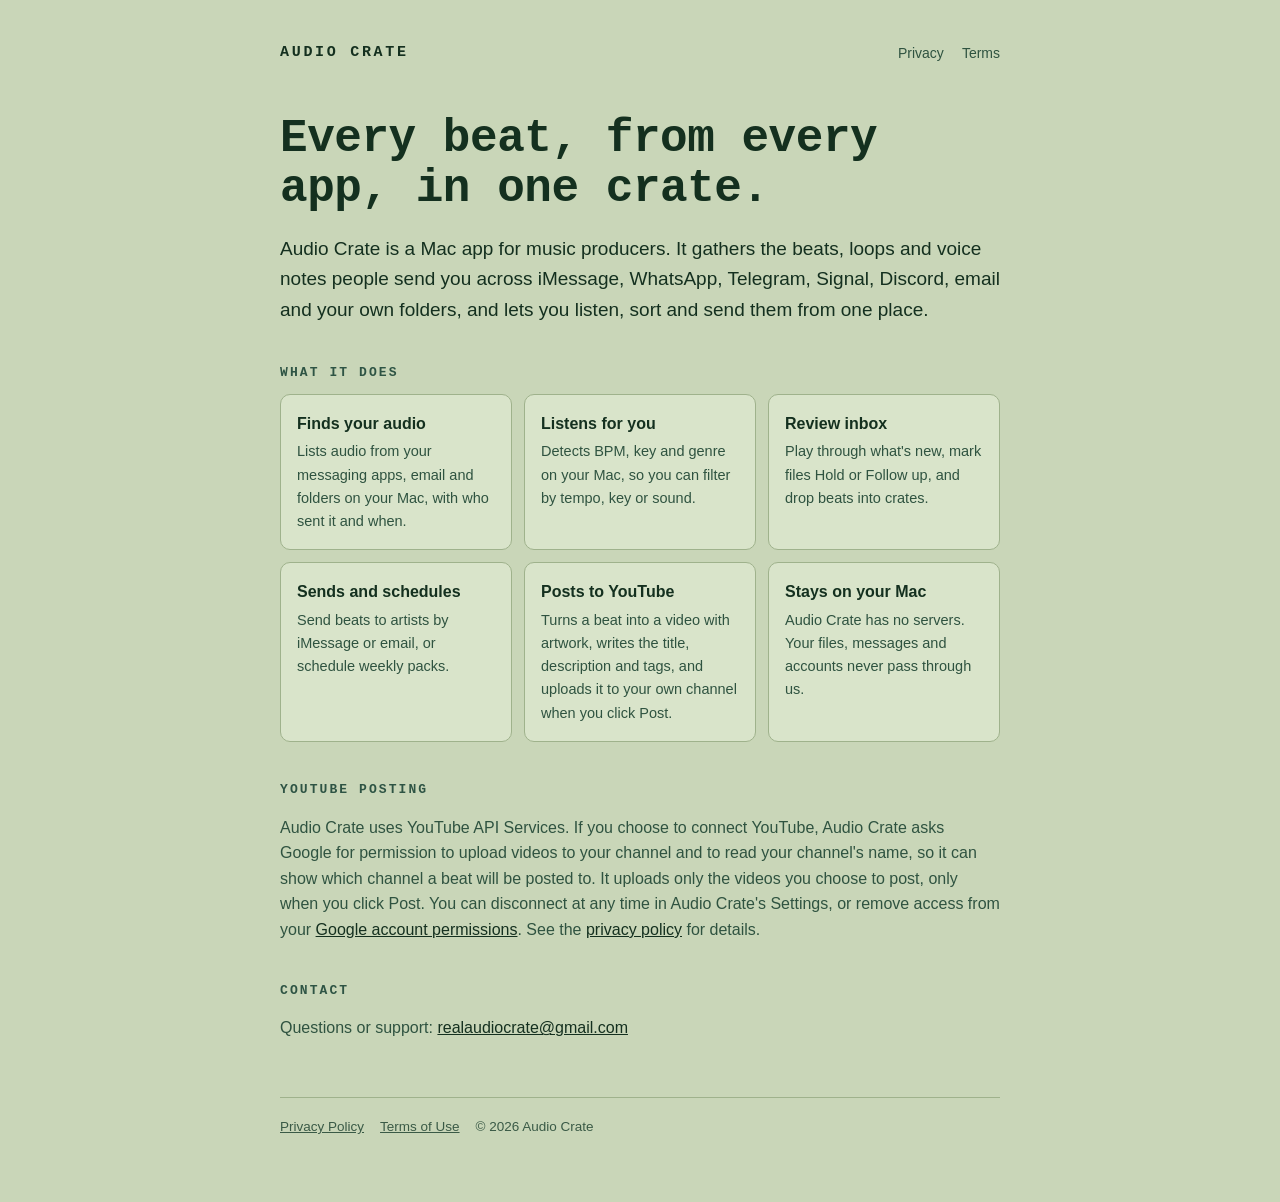
<file: index.html>
<!doctype html>
<html lang="en">
<head>
<meta charset="utf-8"><meta name="viewport" content="width=device-width,initial-scale=1">
<title>Audio Crate</title>
<meta name="description" content="Audio Crate is a Mac app for producers: every beat people send you, from every messaging app, in one place.">
<link rel="stylesheet" href="style.css">
</head>
<body><div class="wrap">
<header><a class="brand" href="/">AUDIO CRATE</a><nav><a href="privacy.html">Privacy</a><a href="terms.html">Terms</a></nav></header>

<h1>Every beat, from every app, in one crate.</h1>
<p class="lead">Audio Crate is a Mac app for music producers. It gathers the beats, loops and voice notes people send you across iMessage, WhatsApp, Telegram, Signal, Discord, email and your own folders, and lets you listen, sort and send them from one place.</p>

<h2>What it does</h2>
<div class="grid">
  <div class="card"><b>Finds your audio</b><p>Lists audio from your messaging apps, email and folders on your Mac, with who sent it and when.</p></div>
  <div class="card"><b>Listens for you</b><p>Detects BPM, key and genre on your Mac, so you can filter by tempo, key or sound.</p></div>
  <div class="card"><b>Review inbox</b><p>Play through what's new, mark files Hold or Follow up, and drop beats into crates.</p></div>
  <div class="card"><b>Sends and schedules</b><p>Send beats to artists by iMessage or email, or schedule weekly packs.</p></div>
  <div class="card"><b>Posts to YouTube</b><p>Turns a beat into a video with artwork, writes the title, description and tags, and uploads it to your own channel when you click Post.</p></div>
  <div class="card"><b>Stays on your Mac</b><p>Audio Crate has no servers. Your files, messages and accounts never pass through us.</p></div>
</div>

<h2>YouTube posting</h2>
<p>Audio Crate uses YouTube API Services. If you choose to connect YouTube, Audio Crate asks Google for permission to upload videos to your channel and to read your channel's name, so it can show which channel a beat will be posted to. It uploads only the videos you choose to post, only when you click Post. You can disconnect at any time in Audio Crate's Settings, or remove access from your <a href="https://myaccount.google.com/permissions">Google account permissions</a>. See the <a href="privacy.html">privacy policy</a> for details.</p>

<h2>Contact</h2>
<p>Questions or support: <a href="mailto:realaudiocrate@gmail.com">realaudiocrate@gmail.com</a></p>

<footer><a href="privacy.html">Privacy Policy</a><a href="terms.html">Terms of Use</a><span>© 2026 Audio Crate</span></footer>
</div></body></html>
</file>
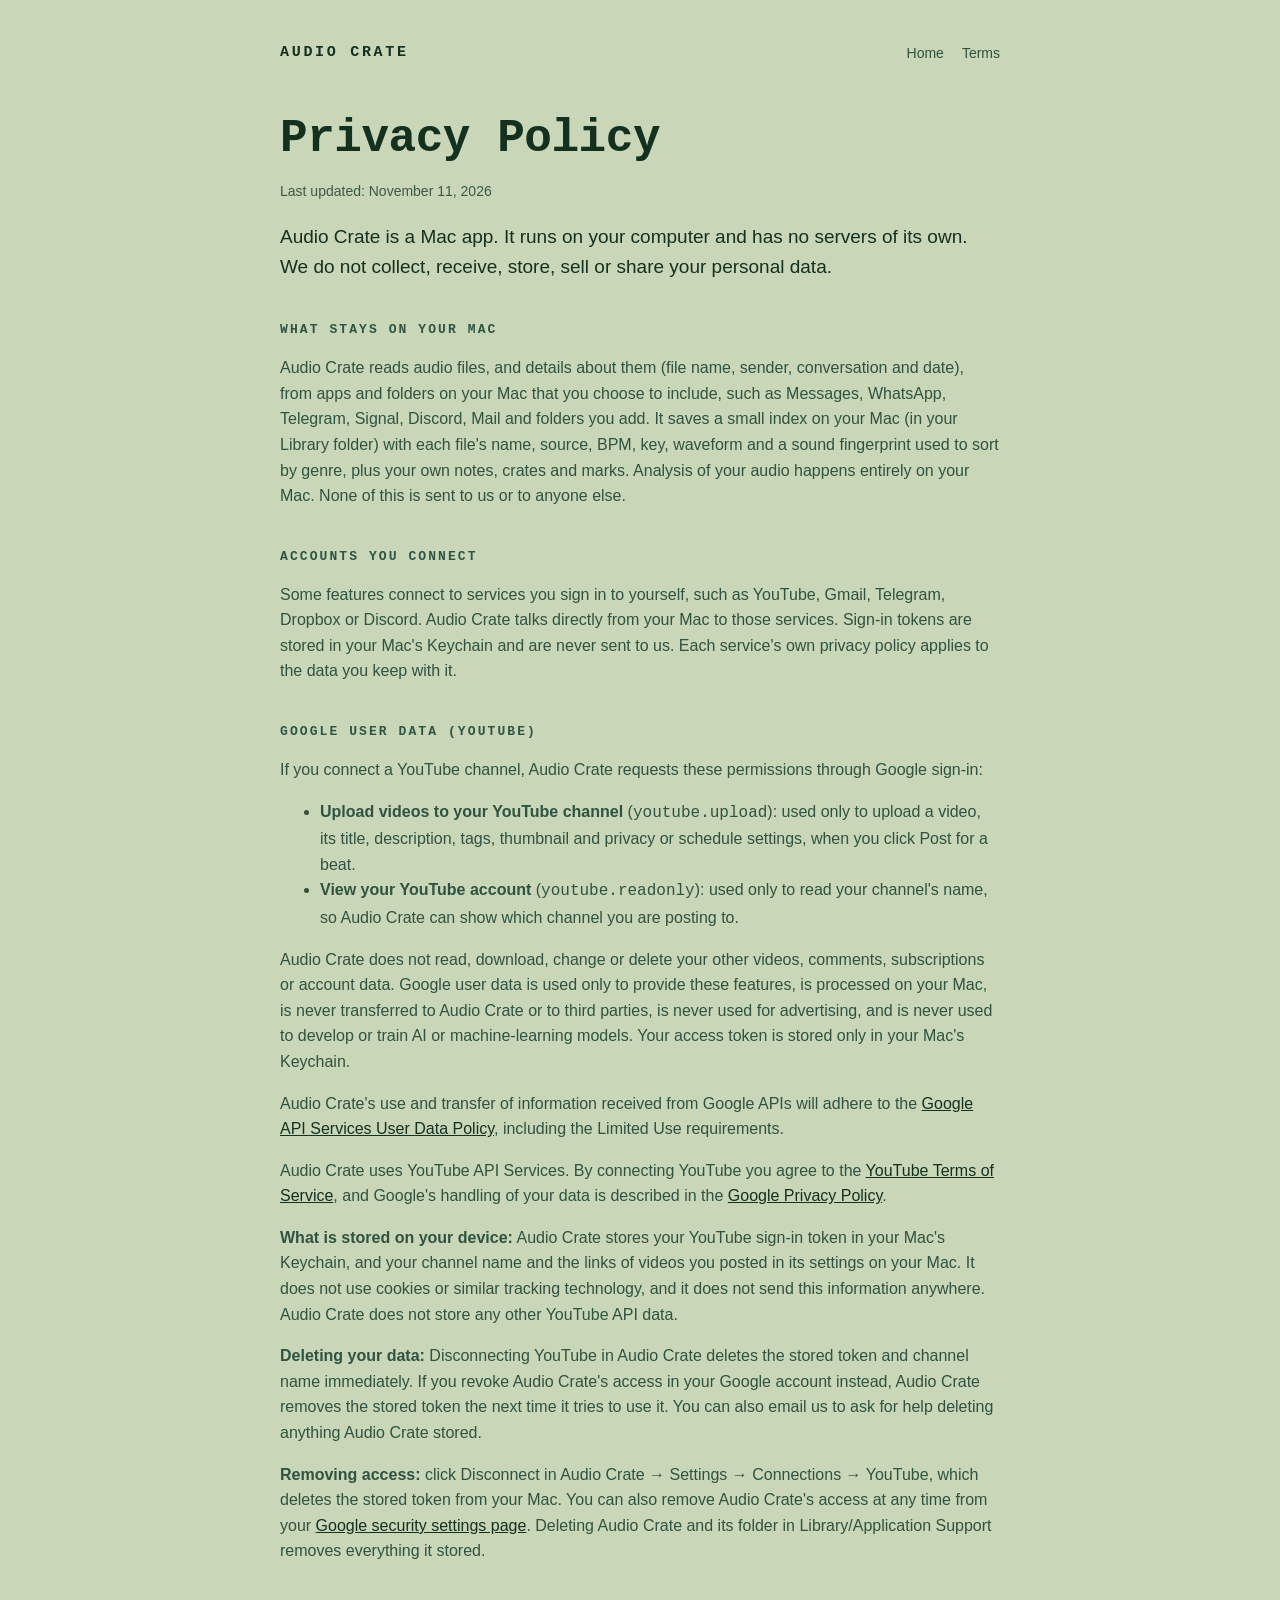
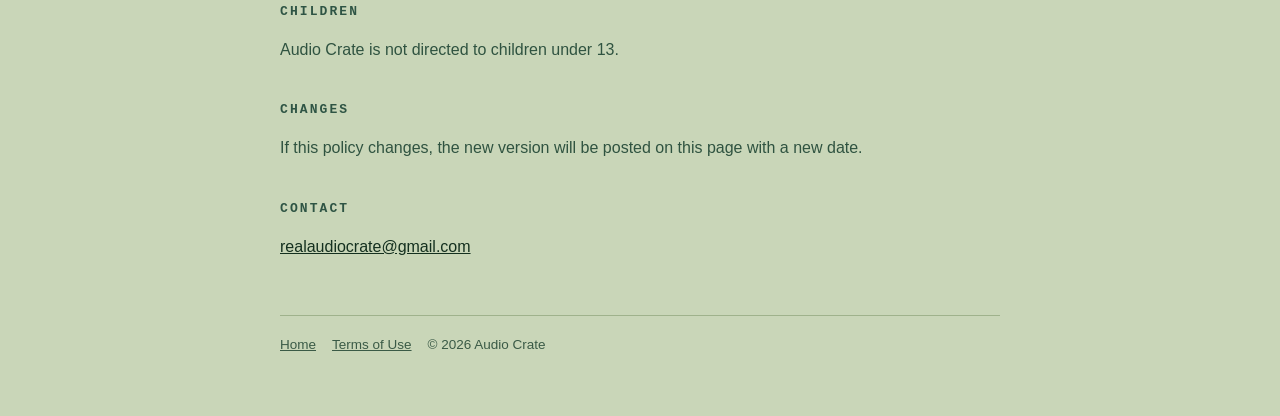
<file: privacy.html>
<!doctype html>
<html lang="en">
<head>
<meta charset="utf-8"><meta name="viewport" content="width=device-width,initial-scale=1">
<title>Privacy Policy · Audio Crate</title>
<link rel="stylesheet" href="style.css">
</head>
<body><div class="wrap">
<header><a class="brand" href="/">AUDIO CRATE</a><nav><a href="/">Home</a><a href="terms.html">Terms</a></nav></header>

<h1>Privacy Policy</h1>
<p class="note">Last updated: November 11, 2026</p>

<p class="lead">Audio Crate is a Mac app. It runs on your computer and has no servers of its own. We do not collect, receive, store, sell or share your personal data.</p>

<h2>What stays on your Mac</h2>
<p>Audio Crate reads audio files, and details about them (file name, sender, conversation and date), from apps and folders on your Mac that you choose to include, such as Messages, WhatsApp, Telegram, Signal, Discord, Mail and folders you add. It saves a small index on your Mac (in your Library folder) with each file's name, source, BPM, key, waveform and a sound fingerprint used to sort by genre, plus your own notes, crates and marks. Analysis of your audio happens entirely on your Mac. None of this is sent to us or to anyone else.</p>

<h2>Accounts you connect</h2>
<p>Some features connect to services you sign in to yourself, such as YouTube, Gmail, Telegram, Dropbox or Discord. Audio Crate talks directly from your Mac to those services. Sign-in tokens are stored in your Mac's Keychain and are never sent to us. Each service's own privacy policy applies to the data you keep with it.</p>

<h2>Google user data (YouTube)</h2>
<p>If you connect a YouTube channel, Audio Crate requests these permissions through Google sign-in:</p>
<ul>
  <li><b>Upload videos to your YouTube channel</b> (<code>youtube.upload</code>): used only to upload a video, its title, description, tags, thumbnail and privacy or schedule settings, when you click Post for a beat.</li>
  <li><b>View your YouTube account</b> (<code>youtube.readonly</code>): used only to read your channel's name, so Audio Crate can show which channel you are posting to.</li>
</ul>
<p>Audio Crate does not read, download, change or delete your other videos, comments, subscriptions or account data. Google user data is used only to provide these features, is processed on your Mac, is never transferred to Audio Crate or to third parties, is never used for advertising, and is never used to develop or train AI or machine-learning models. Your access token is stored only in your Mac's Keychain.</p>
<p>Audio Crate's use and transfer of information received from Google APIs will adhere to the <a href="https://developers.google.com/terms/api-services-user-data-policy">Google API Services User Data Policy</a>, including the Limited Use requirements.</p>
<p>Audio Crate uses YouTube API Services. By connecting YouTube you agree to the <a href="https://www.youtube.com/t/terms">YouTube Terms of Service</a>, and Google's handling of your data is described in the <a href="https://policies.google.com/privacy">Google Privacy Policy</a>.</p>
<p><b>What is stored on your device:</b> Audio Crate stores your YouTube sign-in token in your Mac's Keychain, and your channel name and the links of videos you posted in its settings on your Mac. It does not use cookies or similar tracking technology, and it does not send this information anywhere. Audio Crate does not store any other YouTube API data.</p>
<p><b>Deleting your data:</b> Disconnecting YouTube in Audio Crate deletes the stored token and channel name immediately. If you revoke Audio Crate's access in your Google account instead, Audio Crate removes the stored token the next time it tries to use it. You can also email us to ask for help deleting anything Audio Crate stored.</p>
<p><b>Removing access:</b> click Disconnect in Audio Crate → Settings → Connections → YouTube, which deletes the stored token from your Mac. You can also remove Audio Crate's access at any time from your <a href="https://security.google.com/settings/security/permissions">Google security settings page</a>. Deleting Audio Crate and its folder in Library/Application Support removes everything it stored.</p>

<h2>Children</h2>
<p>Audio Crate is not directed to children under 13.</p>

<h2>Changes</h2>
<p>If this policy changes, the new version will be posted on this page with a new date.</p>

<h2>Contact</h2>
<p><a href="mailto:realaudiocrate@gmail.com">realaudiocrate@gmail.com</a></p>

<footer><a href="/">Home</a><a href="terms.html">Terms of Use</a><span>© 2026 Audio Crate</span></footer>
</div></body></html>
</file>
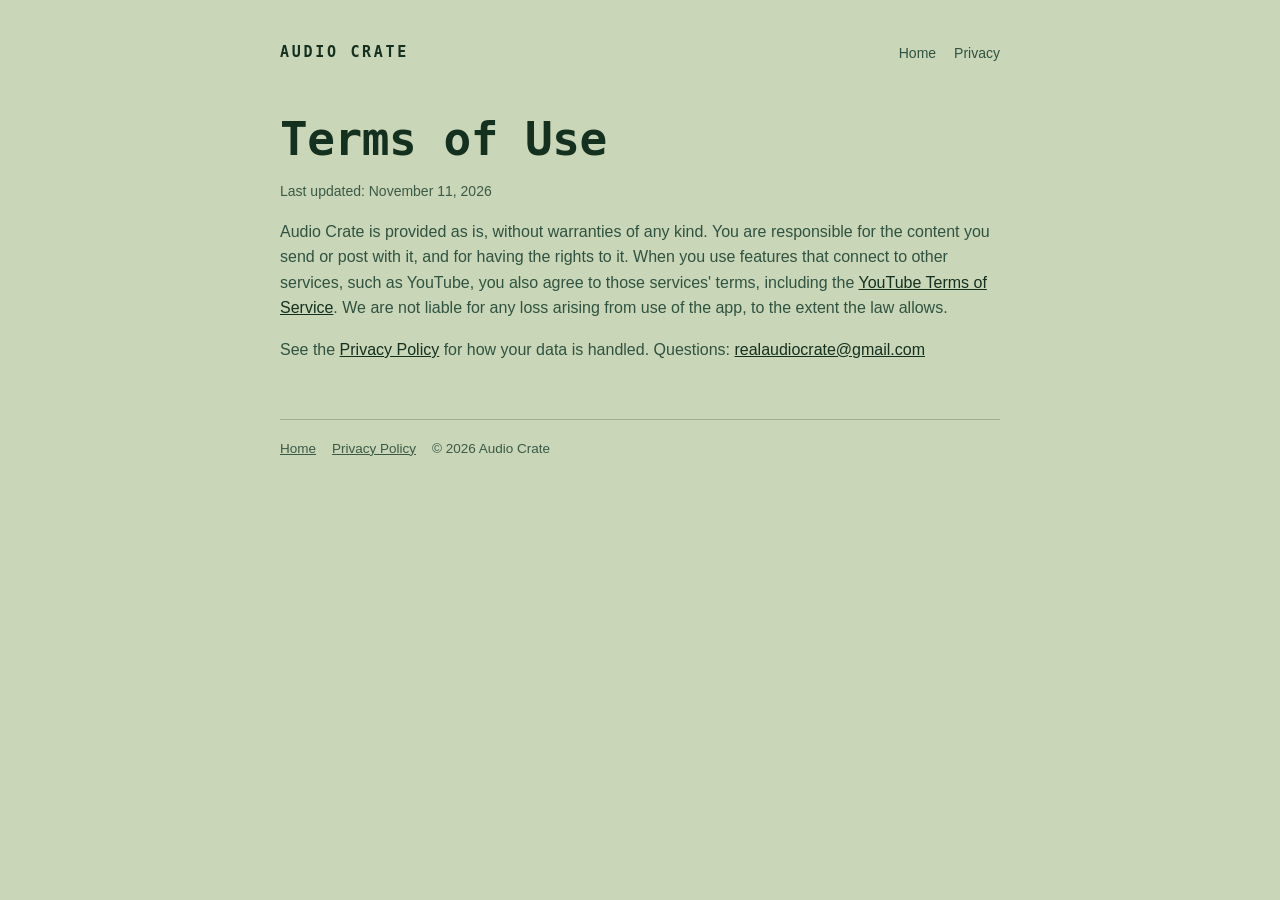
<file: terms.html>
<!doctype html>
<html lang="en">
<head>
<meta charset="utf-8"><meta name="viewport" content="width=device-width,initial-scale=1">
<title>Terms of Use · Audio Crate</title>
<link rel="stylesheet" href="style.css">
</head>
<body><div class="wrap">
<header><a class="brand" href="/">AUDIO CRATE</a><nav><a href="/">Home</a><a href="privacy.html">Privacy</a></nav></header>
<h1>Terms of Use</h1>
<p class="note">Last updated: November 11, 2026</p>
<p>Audio Crate is provided as is, without warranties of any kind. You are responsible for the content you send or post with it, and for having the rights to it. When you use features that connect to other services, such as YouTube, you also agree to those services' terms, including the <a href="https://www.youtube.com/t/terms">YouTube Terms of Service</a>. We are not liable for any loss arising from use of the app, to the extent the law allows.</p>
<p>See the <a href="privacy.html">Privacy Policy</a> for how your data is handled. Questions: <a href="mailto:realaudiocrate@gmail.com">realaudiocrate@gmail.com</a></p>
<footer><a href="/">Home</a><a href="privacy.html">Privacy Policy</a><span>© 2026 Audio Crate</span></footer>
</div></body></html>
</file>
<file: style.css>
:root{--bg:#c9d6b8;--panel:#d9e4ca;--ink:#14301f;--dim:#2f5340;--faint:#3a5a46;--line:#9fb28c;--accent:#2e5444}
@media (prefers-color-scheme:dark){:root{--bg:#141a15;--panel:#1c241d;--ink:#9fe08a;--dim:#7fae8a;--faint:#5e8a6b;--line:#2c3a2d;--accent:#86c79b}}
*{box-sizing:border-box}
body{margin:0;background:var(--bg);color:var(--ink);font:16px/1.6 -apple-system,BlinkMacSystemFont,"Helvetica Neue",Arial,sans-serif}
.wrap{max-width:760px;margin:0 auto;padding:40px 20px 64px}
header{display:flex;align-items:center;justify-content:space-between;gap:12px;margin-bottom:48px}
.brand{font:700 15px/1 ui-monospace,SFMono-Regular,Menlo,monospace;letter-spacing:.18em;text-decoration:none;color:var(--ink)}
nav a{color:var(--dim);text-decoration:none;margin-left:18px;font-size:14px}
nav a:hover,a:hover{text-decoration:underline}
h1{font:700 clamp(30px,6vw,46px)/1.1 ui-monospace,SFMono-Regular,Menlo,monospace;margin:0 0 16px;letter-spacing:-.01em}
h2{font:700 13px/1.3 ui-monospace,SFMono-Regular,Menlo,monospace;letter-spacing:.16em;text-transform:uppercase;color:var(--accent);margin:40px 0 10px}
p,li{color:var(--dim)} .lead{font-size:19px;color:var(--ink)}
a{color:var(--ink)}
.grid{display:grid;grid-template-columns:repeat(auto-fit,minmax(220px,1fr));gap:12px;margin-top:12px}
.card{background:var(--panel);border:1px solid var(--line);border-radius:10px;padding:16px}
.card b{display:block;color:var(--ink);margin-bottom:4px}
.card p{margin:0;font-size:14.5px}
footer{margin-top:56px;padding-top:18px;border-top:1px solid var(--line);font-size:13.5px;color:var(--faint)}
footer a{color:var(--faint);margin-right:16px}
.note{font-size:14px;color:var(--faint)}
</file>
